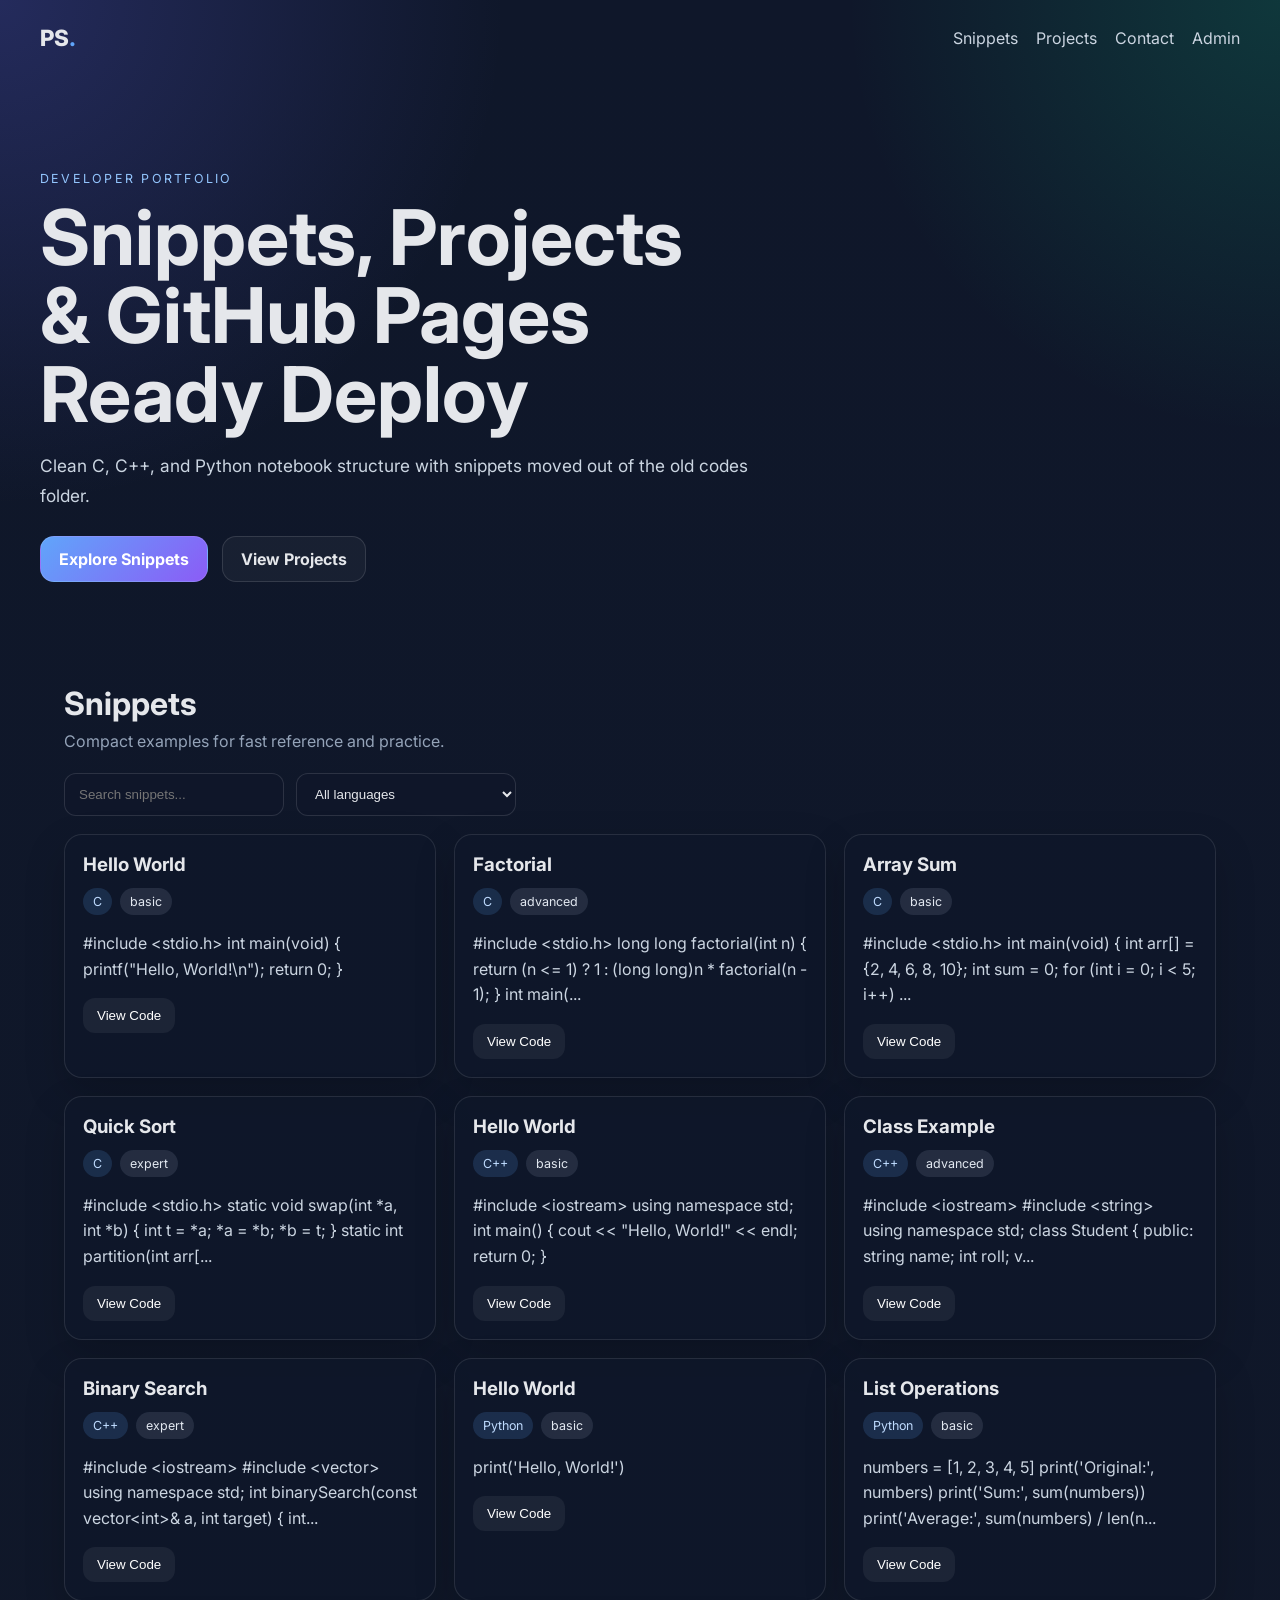
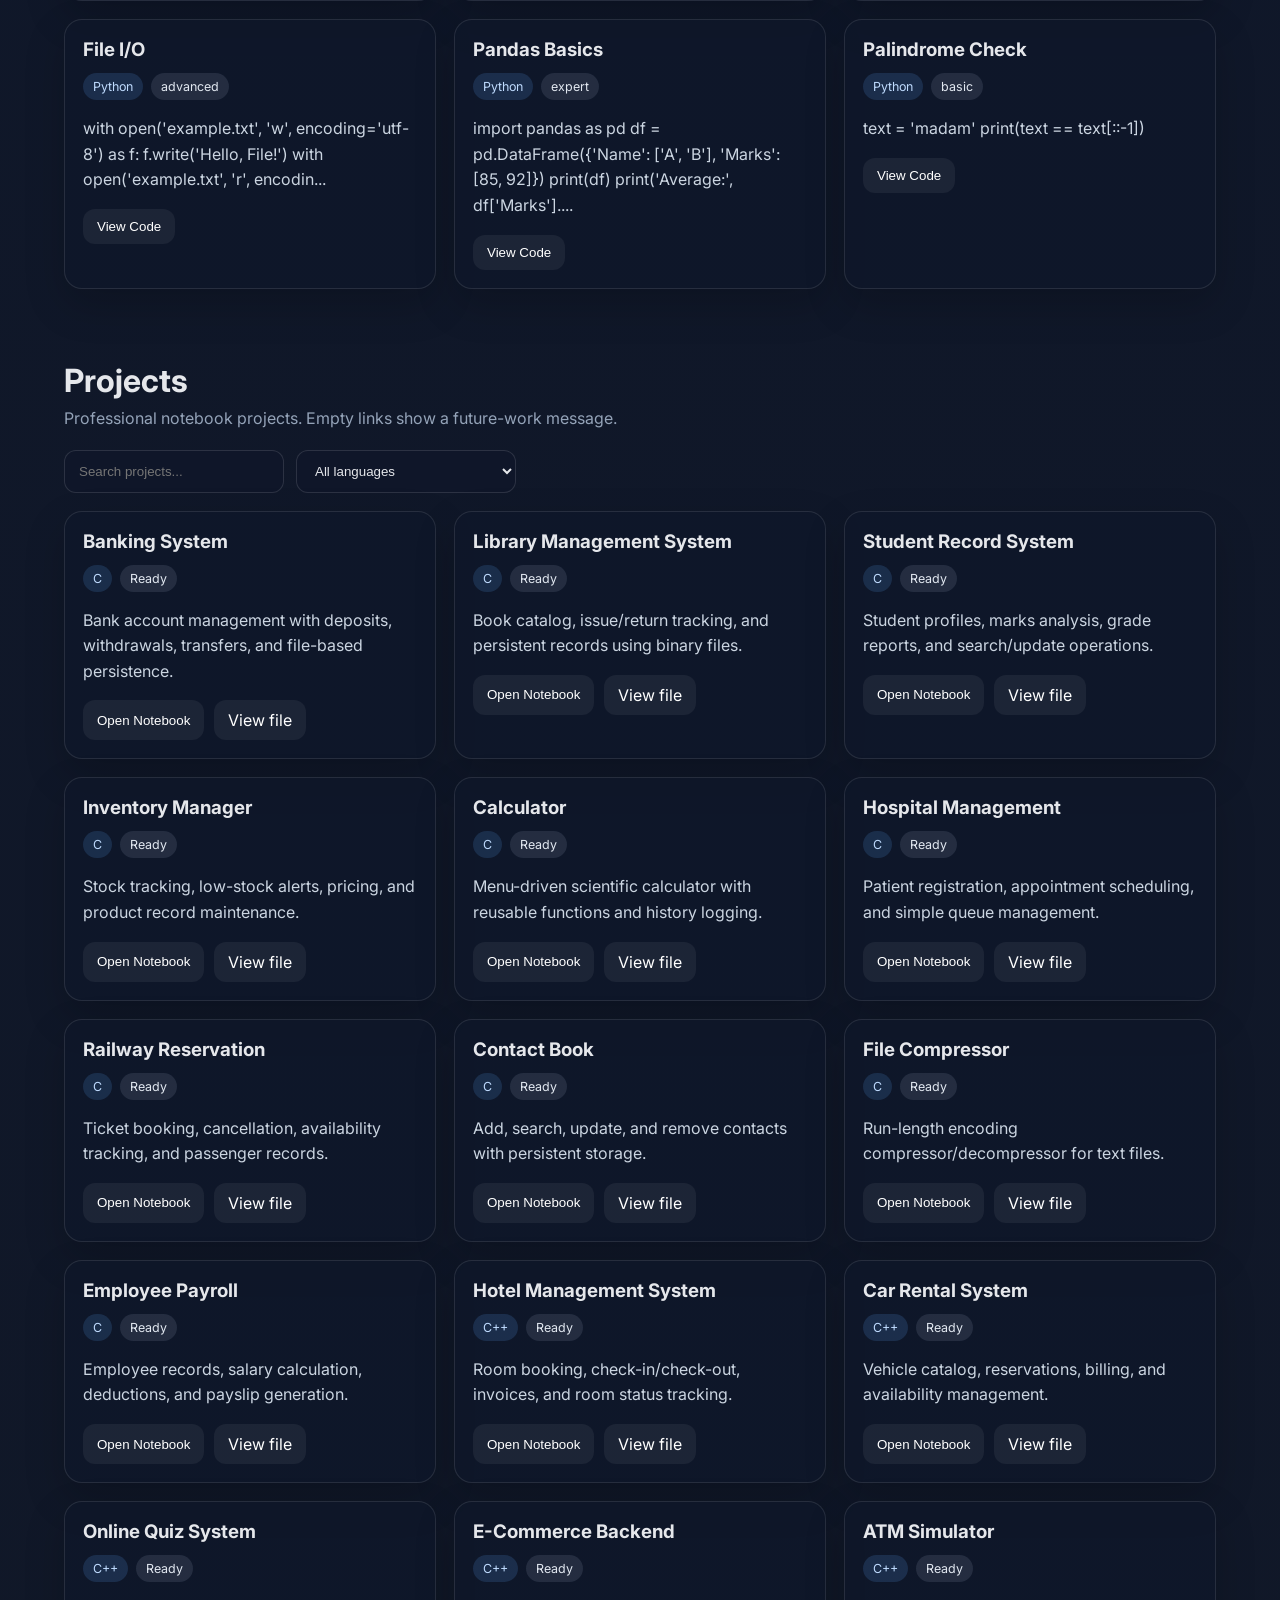
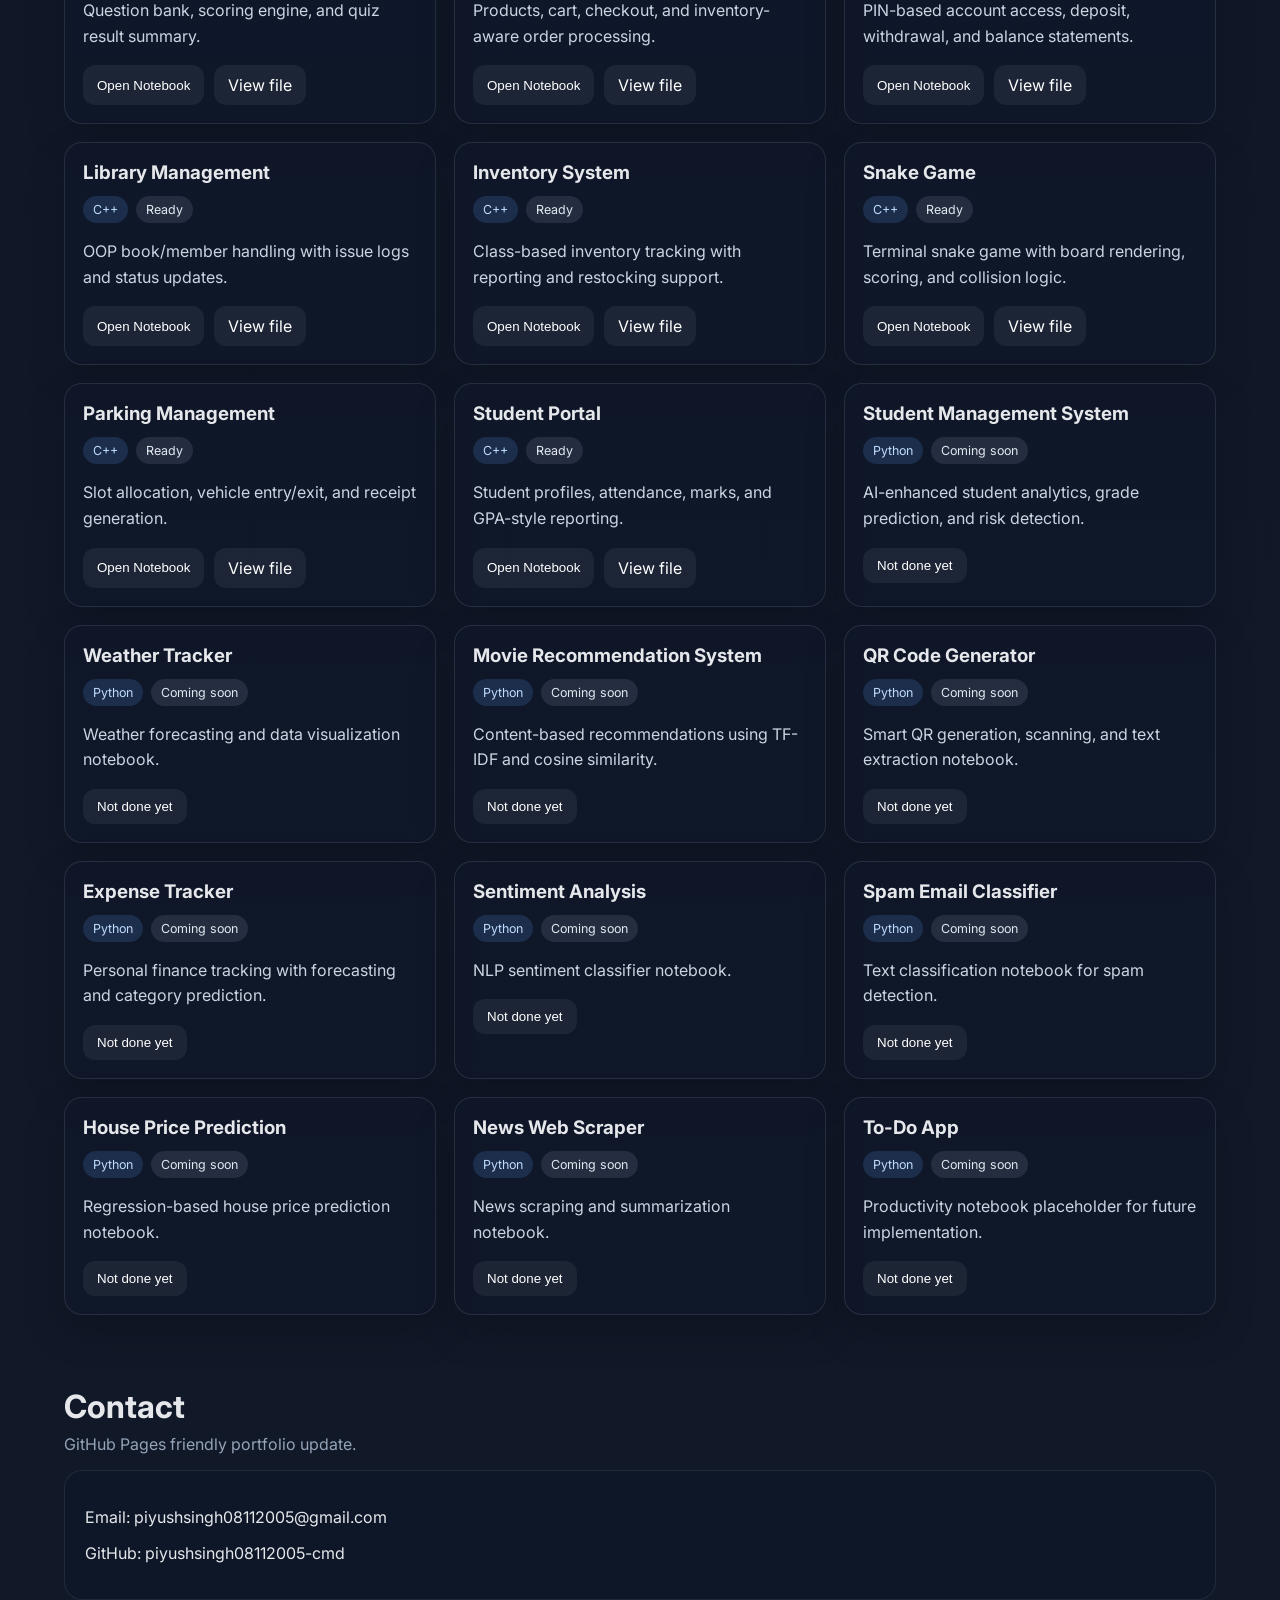
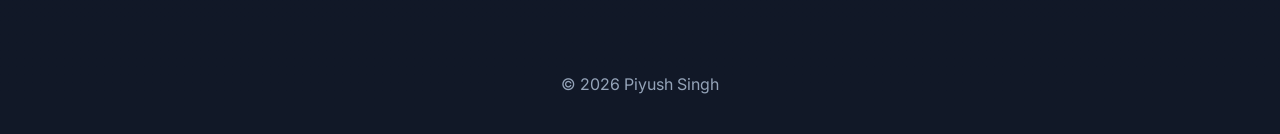
<file: index.html>
<!DOCTYPE html>
<html lang="en">
<head>
  <meta charset="UTF-8" />
  <meta name="viewport" content="width=device-width, initial-scale=1.0" />
  <title>Piyush Singh | Snippets & Projects</title>
  <meta name="description" content="Portfolio with code snippets and projects in C, C++, and Python." />
  <link rel="preconnect" href="https://fonts.googleapis.com">
  <link rel="preconnect" href="https://fonts.gstatic.com" crossorigin>
  <link href="https://fonts.googleapis.com/css2?family=Inter:wght@400;500;600;700;800&display=swap" rel="stylesheet">
  <link rel="stylesheet" href="style.css" />
</head>
<body>
  <header class="hero">
    <nav class="nav">
      <a class="brand" href="#home">PS<span>.</span></a>
      <div class="nav-links">
        <a href="#snippets">Snippets</a>
        <a href="#projects">Projects</a>
        <a href="#contact">Contact</a>
        <a href="admin.html">Admin</a>
      </div>
    </nav>
    <section id="home" class="hero-content">
      <p class="eyebrow">Developer Portfolio</p>
      <h1>Snippets, Projects & GitHub Pages Ready Deploy</h1>
      <p class="subtext">Clean C, C++, and Python notebook structure with snippets moved out of the old codes folder.</p>
      <div class="hero-actions">
        <a class="btn primary" href="#snippets">Explore Snippets</a>
        <a class="btn secondary" href="#projects">View Projects</a>
      </div>
    </section>
  </header>

  <main>
    <section id="snippets" class="section">
      <div class="section-head">
        <h2>Snippets</h2>
        <p>Compact examples for fast reference and practice.</p>
      </div>
      <div class="filters">
        <input id="snippetSearch" type="search" placeholder="Search snippets..." />
        <select id="snippetLang">
          <option value="all">All languages</option>
          <option value="C">C</option>
          <option value="C++">C++</option>
          <option value="Python">Python</option>
        </select>
      </div>
      <div id="snippetsGrid" class="grid"></div>
    </section>

    <section id="projects" class="section">
      <div class="section-head">
        <h2>Projects</h2>
        <p>Professional notebook projects. Empty links show a future-work message.</p>
      </div>
      <div class="filters">
        <input id="projectSearch" type="search" placeholder="Search projects..." />
        <select id="projectLang">
          <option value="all">All languages</option>
          <option value="C">C</option>
          <option value="C++">C++</option>
          <option value="Python">Python</option>
        </select>
      </div>
      <div id="projectsGrid" class="grid"></div>
    </section>

    <section id="contact" class="section contact">
      <div class="section-head">
        <h2>Contact</h2>
        <p>GitHub Pages friendly portfolio update.</p>
      </div>
      <div class="contact-card">
        <p>Email: <a href="mailto:piyushsingh08112005@gmail.com">piyushsingh08112005@gmail.com</a></p>
        <p>GitHub: <a href="https://github.com/piyushsingh08112005-cmd" target="_blank" rel="noreferrer">piyushsingh08112005-cmd</a></p>
      </div>
    </section>
  </main>

  <footer class="footer">
    <span>© <span id="year"></span> Piyush Singh</span>
  </footer>

  <dialog id="detailDialog" class="dialog">
    <div class="dialog-inner">
      <button class="close" id="closeDialog" aria-label="Close">×</button>
      <h3 id="dialogTitle"></h3>
      <p id="dialogDesc"></p>
      <pre id="dialogCode" class="dialog-code"></pre>
      <p id="dialogStatus"></p>
      <a id="dialogLink" class="btn primary" href="#" target="_blank" rel="noreferrer">Open Notebook</a>
    </div>
  </dialog>

  <script src="script.js"></script>
</body>
</html>
</file>
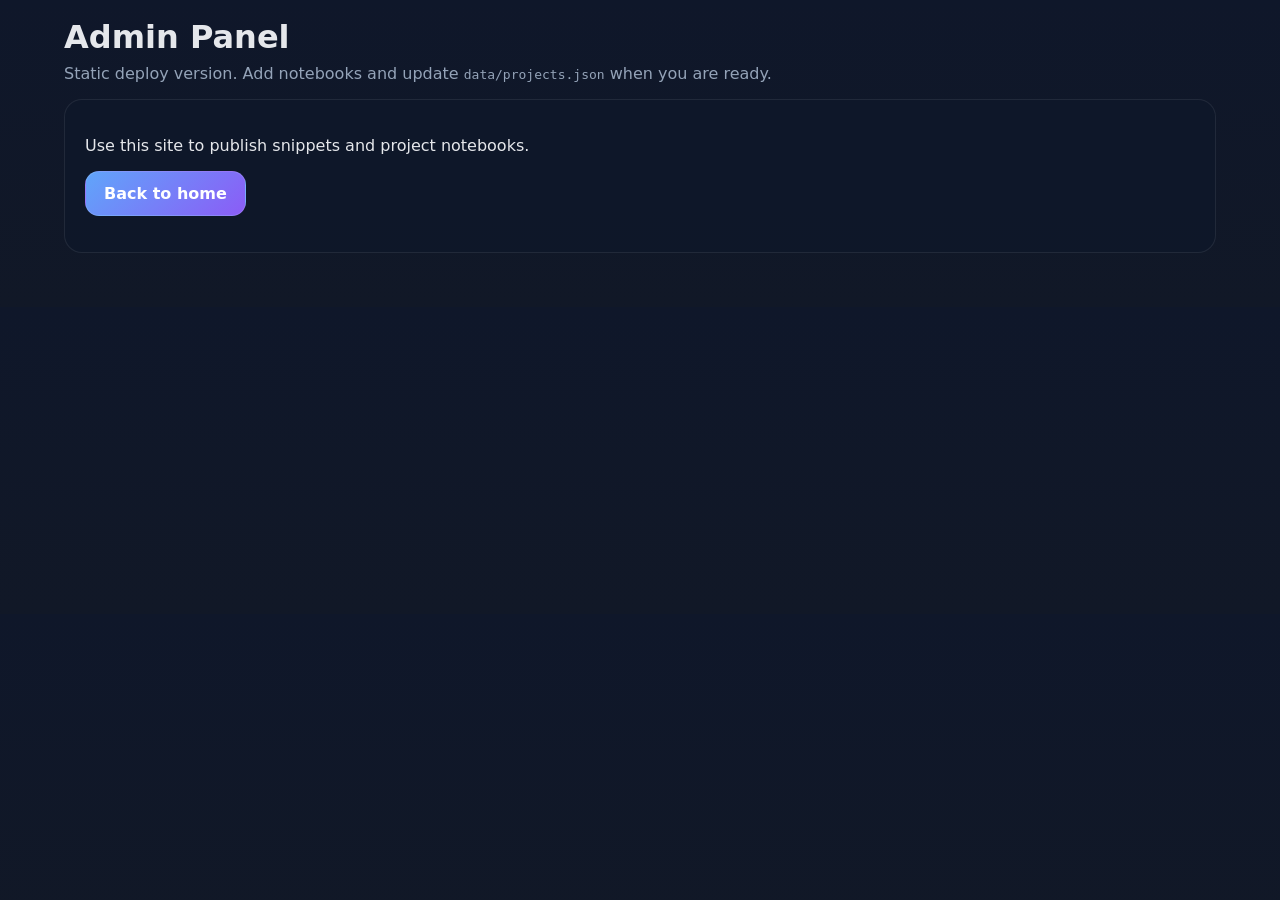
<file: admin.html>
<!DOCTYPE html>
<html lang="en">
<head>
  <meta charset="UTF-8" />
  <meta name="viewport" content="width=device-width, initial-scale=1.0" />
  <title>Admin Panel</title>
  <link rel="stylesheet" href="style.css" />
</head>
<body>
  <main class="section">
    <div class="section-head">
      <h2>Admin Panel</h2>
      <p>Static deploy version. Add notebooks and update <code>data/projects.json</code> when you are ready.</p>
    </div>
    <div class="contact-card">
      <p>Use this site to publish snippets and project notebooks.</p>
      <p><a class="btn primary" href="index.html">Back to home</a></p>
    </div>
  </main>
</body>
</html>
</file>
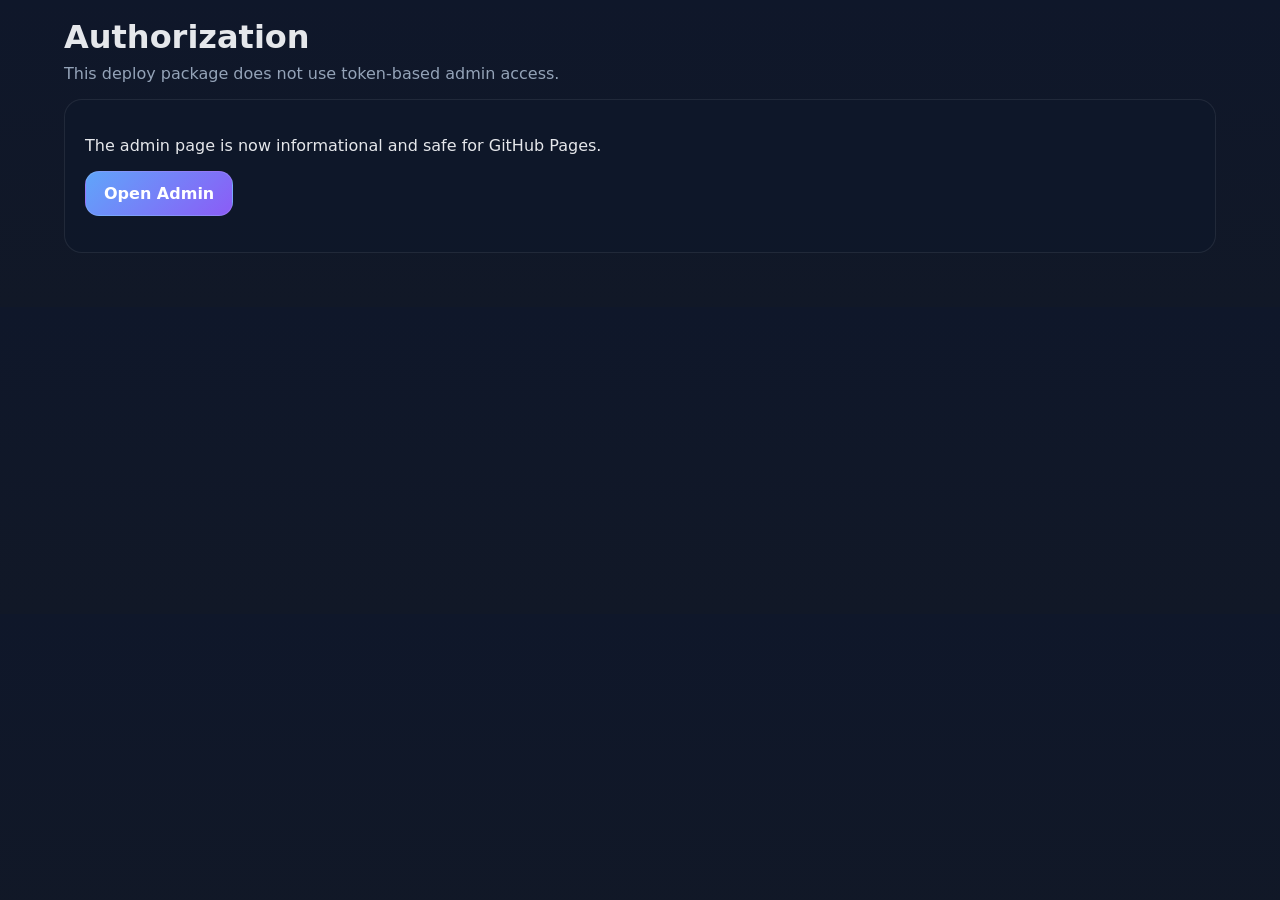
<file: authorize.html>
<!DOCTYPE html>
<html lang="en">
<head>
  <meta charset="UTF-8" />
  <meta name="viewport" content="width=device-width, initial-scale=1.0" />
  <title>Authorize</title>
  <link rel="stylesheet" href="style.css" />
</head>
<body>
  <main class="section">
    <div class="section-head">
      <h2>Authorization</h2>
      <p>This deploy package does not use token-based admin access.</p>
    </div>
    <div class="contact-card">
      <p>The admin page is now informational and safe for GitHub Pages.</p>
      <p><a class="btn primary" href="admin.html">Open Admin</a></p>
    </div>
  </main>
</body>
</html>
</file>
<file: style.css>
* { box-sizing: border-box; }
html { scroll-behavior: smooth; }
body {
  margin: 0;
  font-family: Inter, system-ui, -apple-system, BlinkMacSystemFont, "Segoe UI", sans-serif;
  background: linear-gradient(180deg, #0f172a 0%, #111827 100%);
  color: #e5e7eb;
}
a { color: inherit; text-decoration: none; }
.hero {
  padding: 24px 24px 72px;
  background: radial-gradient(circle at top left, rgba(99,102,241,.25), transparent 35%),
              radial-gradient(circle at top right, rgba(16,185,129,.2), transparent 30%);
}
.nav {
  display:flex; justify-content:space-between; align-items:center;
  max-width:1200px; margin:0 auto 60px;
}
.brand { font-size: 1.4rem; font-weight: 800; }
.brand span { color: #60a5fa; }
.nav-links { display:flex; gap:18px; flex-wrap: wrap; }
.nav-links a { color:#cbd5e1; }
.hero-content {
  max-width: 1200px; margin: 0 auto; padding: 48px 0 12px;
}
.eyebrow { text-transform: uppercase; letter-spacing: .18em; color: #93c5fd; font-size: .78rem; }
.hero h1 { font-size: clamp(2.4rem, 6vw, 5rem); line-height: 1.02; margin: 0.25rem 0 1rem; max-width: 14ch; }
.subtext { max-width: 720px; font-size: 1.08rem; color: #cbd5e1; line-height: 1.7; }
.hero-actions { display:flex; gap: 14px; margin-top: 26px; flex-wrap: wrap; }
.btn {
  display:inline-flex; align-items:center; justify-content:center;
  padding: 12px 18px; border-radius: 14px; font-weight: 700;
  border: 1px solid rgba(255,255,255,.12);
}
.btn.primary { background: linear-gradient(135deg, #60a5fa, #8b5cf6); color:white; }
.btn.secondary { background: rgba(255,255,255,.04); color:#e5e7eb; }
.section { max-width: 1200px; margin: 0 auto; padding: 18px 24px 54px; }
.section-head h2 { margin: 0; font-size: 2rem; }
.section-head p { color:#94a3b8; margin-top: 8px; }
.filters {
  display:flex; gap:12px; flex-wrap: wrap; margin: 22px 0 18px;
}
.filters input, .filters select {
  padding: 12px 14px; border-radius: 12px; border: 1px solid rgba(255,255,255,.12);
  background: rgba(15,23,42,.6); color:#e5e7eb; min-width: 220px;
}
.grid {
  display:grid; grid-template-columns: repeat(auto-fit, minmax(280px, 1fr)); gap: 18px;
}
.card {
  background: rgba(15,23,42,.7);
  border: 1px solid rgba(255,255,255,.1);
  border-radius: 18px;
  padding: 18px;
  box-shadow: 0 16px 40px rgba(0,0,0,.18);
}
.card h3 { margin: 0 0 8px; }
.meta { display:flex; gap:8px; flex-wrap: wrap; margin: 12px 0 14px; }
.pill {
  font-size: .78rem; padding: 6px 10px; border-radius: 999px;
  background: rgba(96,165,250,.16); color:#bfdbfe;
}
.pill.gray { background: rgba(148,163,184,.16); color:#e2e8f0; }
.card p { color:#cbd5e1; line-height: 1.6; }
.card .actions { display:flex; gap:10px; margin-top: 16px; flex-wrap: wrap; }
.card button, .card a {
  cursor:pointer; border:none;
}
.small-btn {
  padding: 10px 14px; border-radius: 12px; background: rgba(255,255,255,.06);
  color:#fff; border: 1px solid rgba(255,255,255,.1);
}
.footer { padding: 20px 24px 40px; text-align:center; color:#94a3b8; }
.contact-card {
  background: rgba(15,23,42,.65); border: 1px solid rgba(255,255,255,.08);
  padding: 20px; border-radius: 18px;
}
.dialog {
  border: none; border-radius: 20px; max-width: 640px; width: calc(100% - 32px);
  background: #0b1220; color: #e5e7eb; box-shadow: 0 30px 80px rgba(0,0,0,.5);
}
.dialog::backdrop { background: rgba(0,0,0,.6); }
.dialog-inner { padding: 28px; position: relative; }
.close {
  position:absolute; right:16px; top:14px; background: transparent; color:#fff;
  font-size: 2rem; line-height: 1; border:none; cursor:pointer;
}
#dialogStatus { color:#93c5fd; margin: 12px 0 18px; }
@media (max-width: 640px) {
  .nav { gap: 14px; flex-direction: column; align-items: flex-start; }
  .hero h1 { max-width: none; }
  .filters input, .filters select { min-width: 100%; flex: 1 1 100%; }
}


.dialog-code {
  display: none;
  margin: 14px 0 0;
  padding: 16px;
  border-radius: 14px;
  background: #020617;
  color: #cbd5e1;
  overflow: auto;
  max-height: 320px;
  white-space: pre-wrap;
}
</file>
